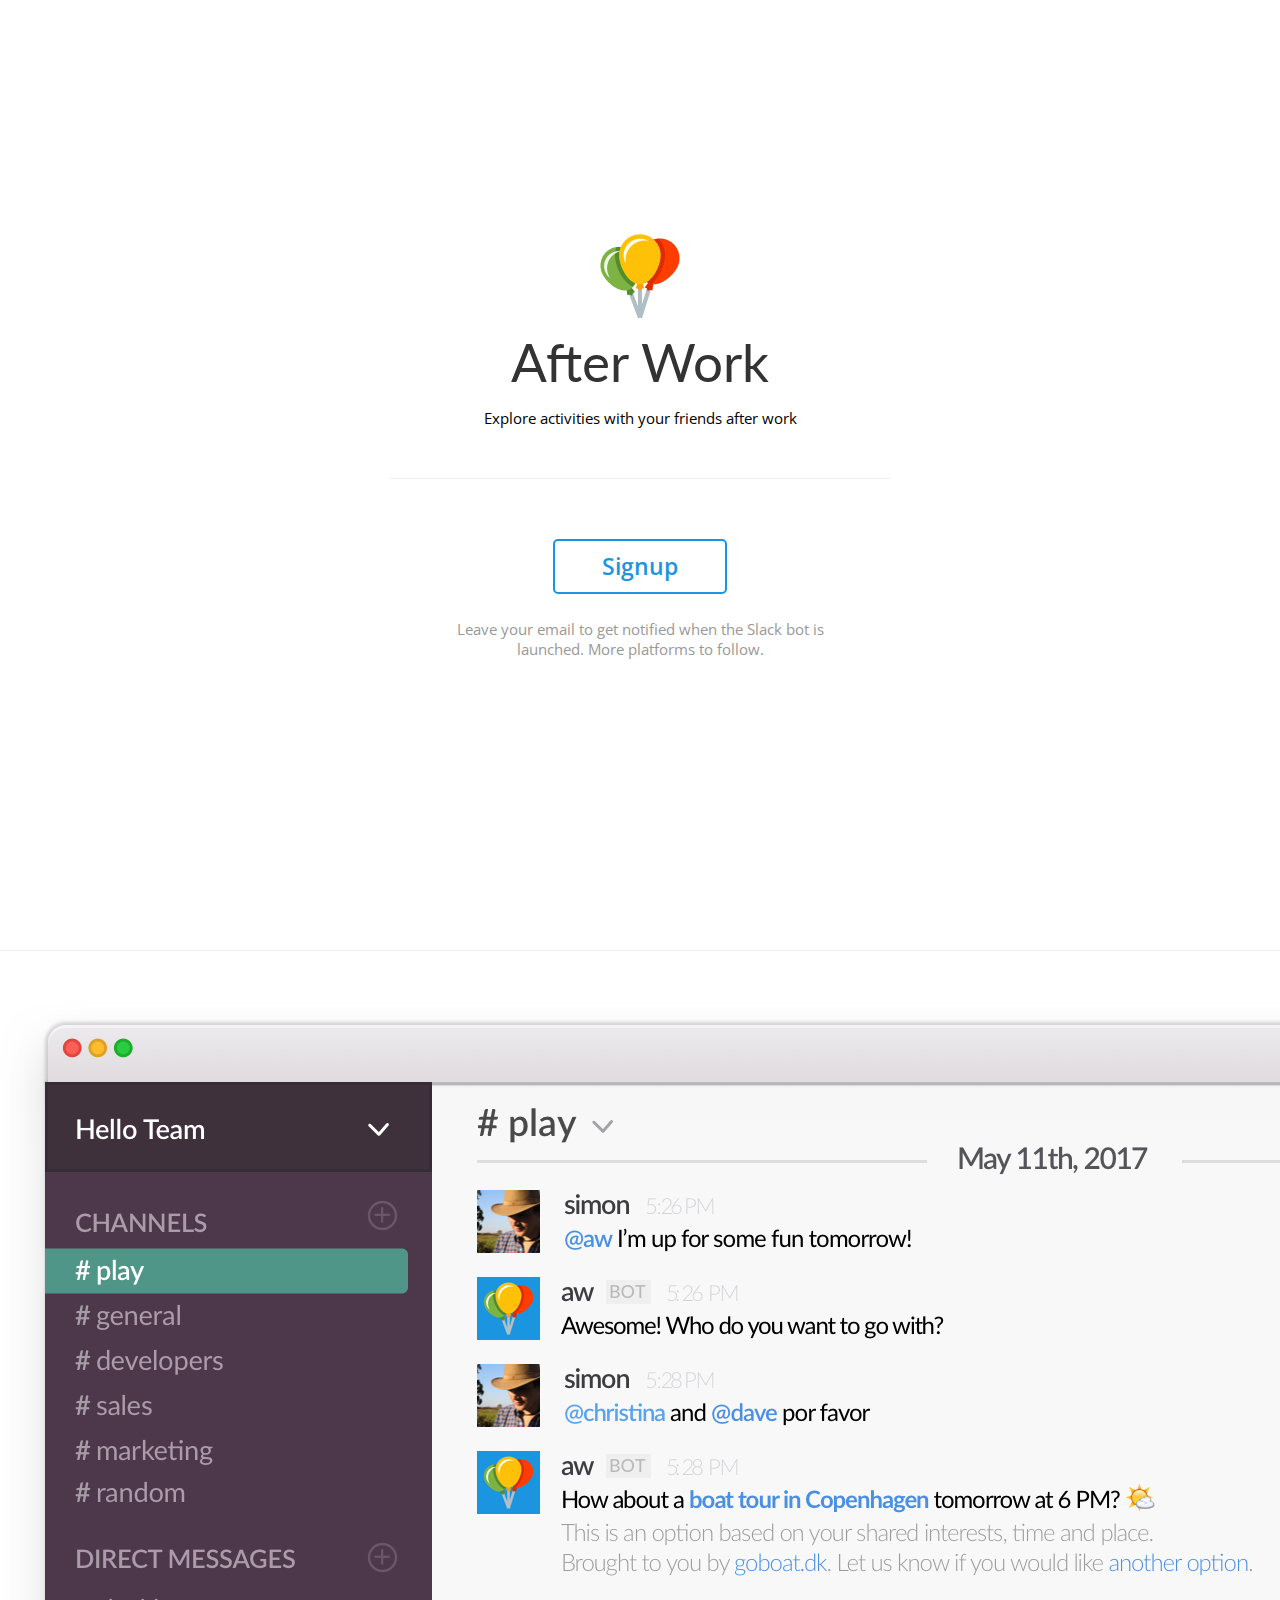
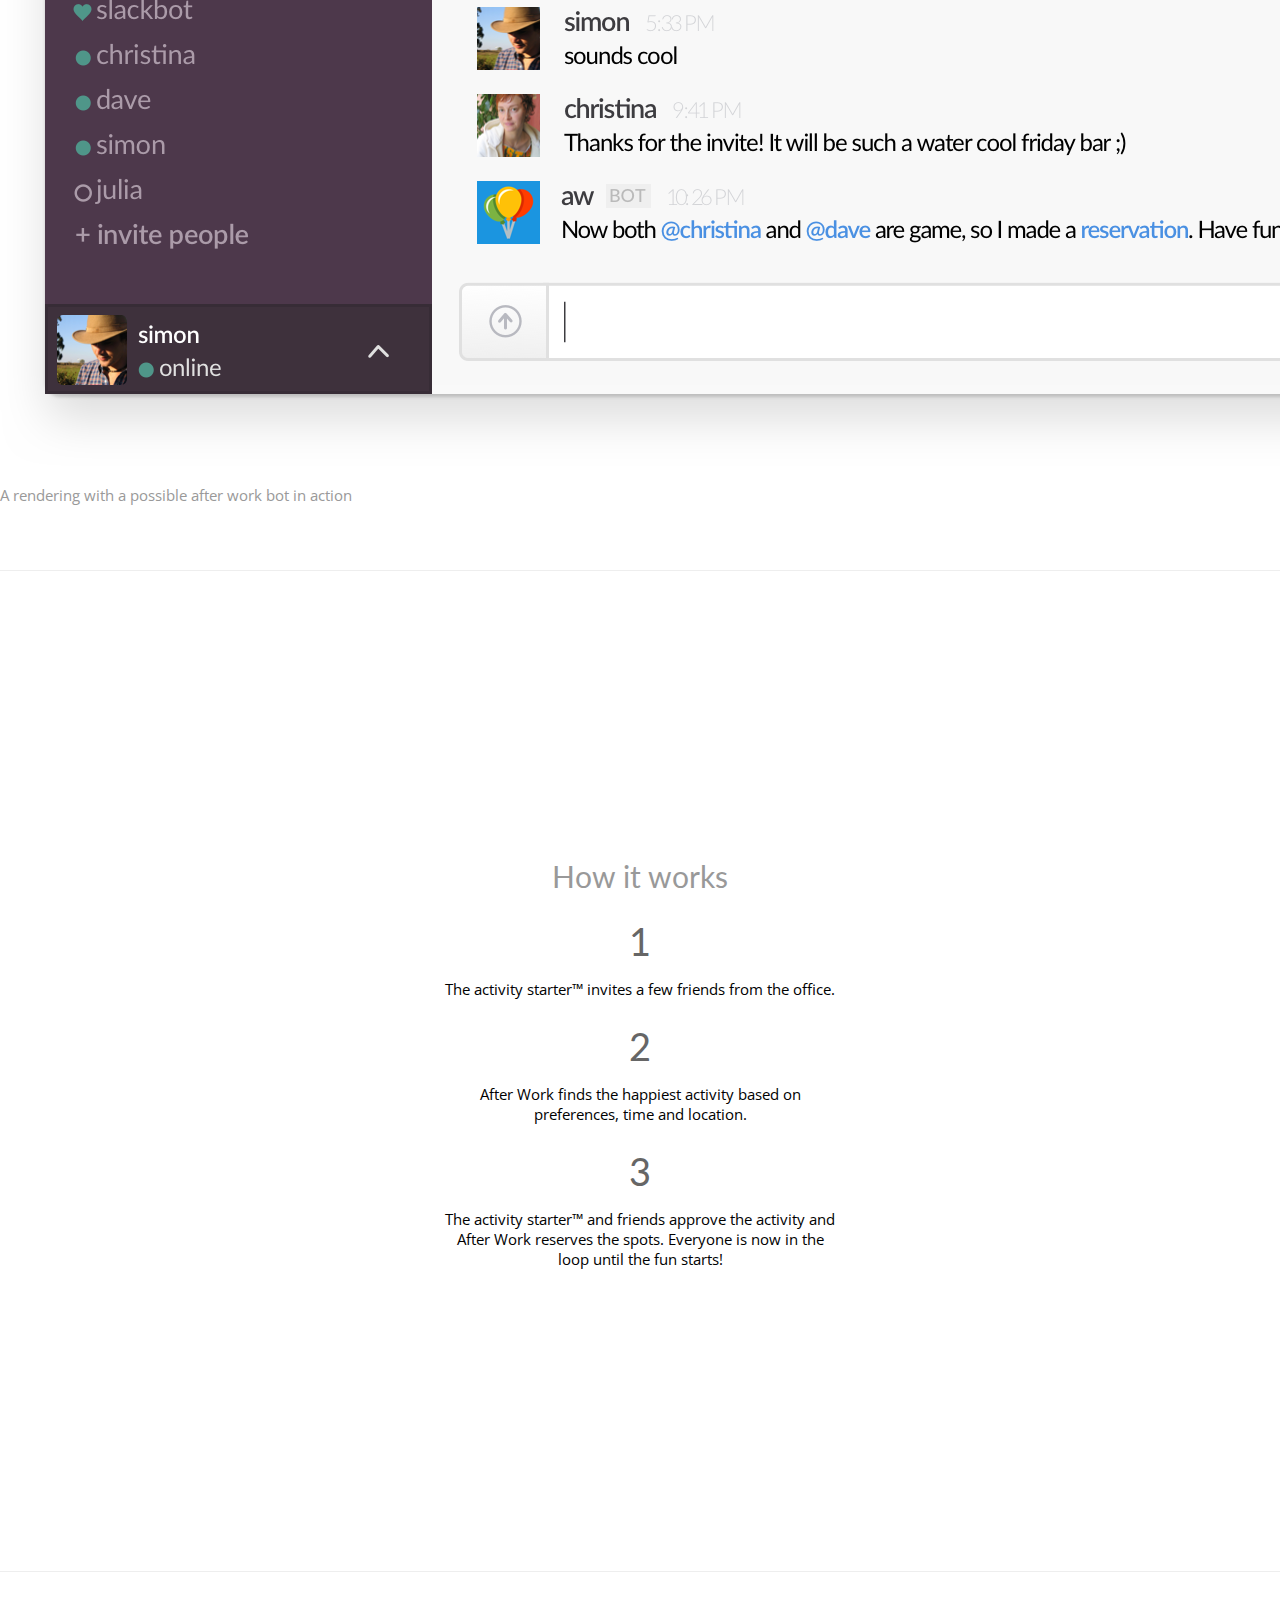
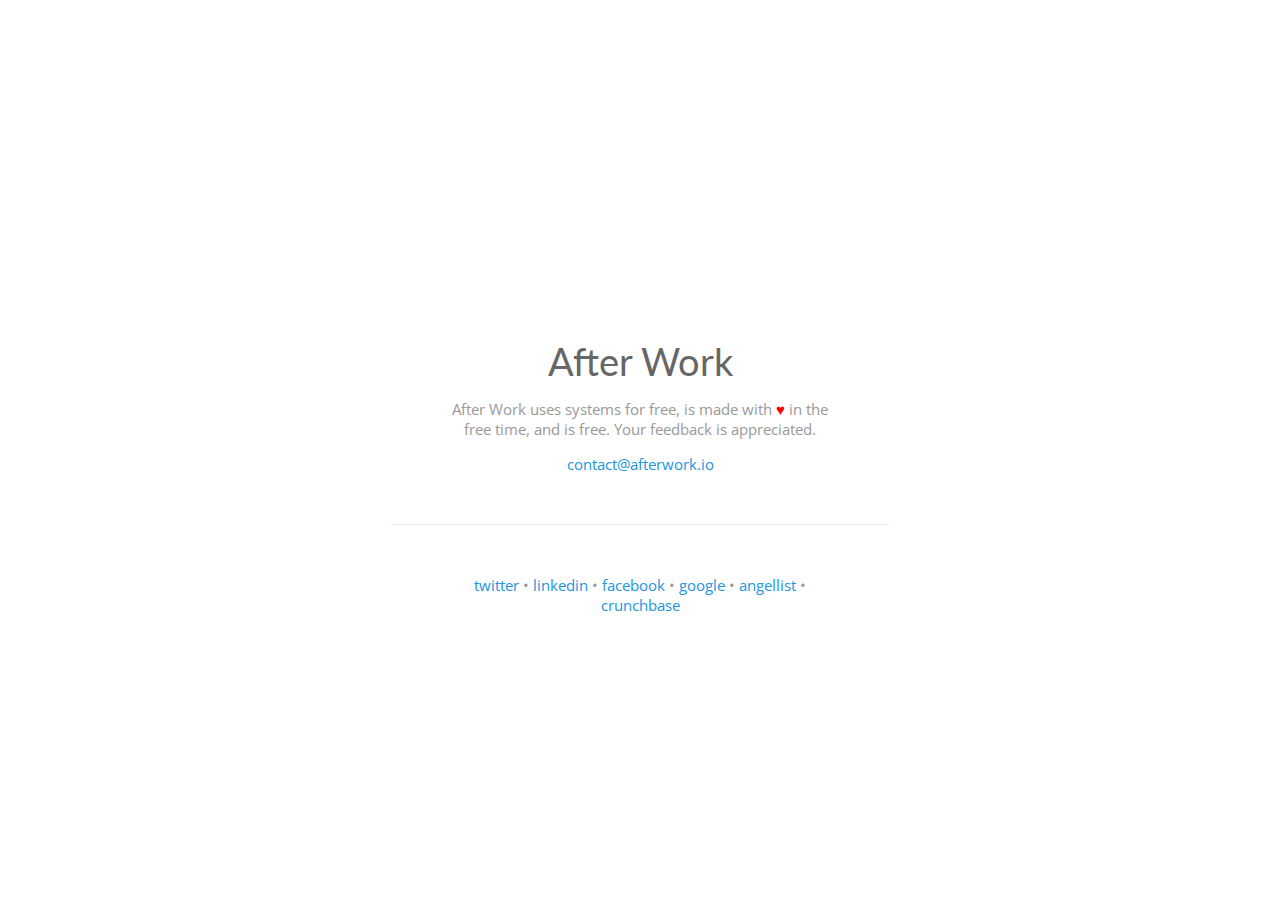
<file: index.html>
<!DOCTYPE html>
<html lang="en">
    <head>
        <title>After Work</title>

        <!-- Viewport mobile tag for sensible mobile support -->
        <meta name="google-site-verification" content="gTh_SnokzwG-mmPFMgkX1ydWuZjgM2EnH1YJ8-3OeJU" />
        <meta name="viewport" content="width=device-width, initial-scale=1, maximum-scale=1, user-scalable=no">
        <meta name="author" content="Vlad Manea">
        <meta name="description" content="Explore activities with your friends after work">
        <meta name="robots" content="all, index, follow">
        <meta charset="utf-8">

        <!-- Viewport mobile tag for sensible mobile support -->
        <meta name="viewport" content="width=device-width, initial-scale=1, maximum-scale=1">

        <link rel="stylesheet" type="text/css" href="index.css">
    </head>
    <body>
        <div class="jumbotron">
            <div class="table">
                <div class="row">
                    <div class="cell">
                        <div class="container text-center">
                            <img class="image-logo" src="logo-100.png" alt="After Work">
                            <h1>After Work</h1>
                            <p class="text-center">Explore activities with your friends after work</p>
                            <hr />
                            <p class="text-center"><a href="http://eepurl.com/caLYcH" target="_blank" class="text-button">Signup</a></p>
                            <p class="text-faded">Leave your email to get notified when the Slack bot is launched. More platforms to follow.</p> 
                        </div>
                    </div>
                </div>
            </div>
            <hr />
            <div class="table">
                <div class="row">
                    <div class="cell">
                        <img src="slack-chat.png" class="poster" alt="Slack chat possible rendering" />
                        <p class="text-faded">A rendering with a possible after work bot in action</p>
                    </div>
                </div>
            </div>
            <hr />
            <div class="table">
                <div class="row">
                    <div class="cell">
                        <div class="container text-center">
                            <h2>How it works</h2>
                            <h3>1</h3>
                            <p class="text-center">The activity starter™ invites a few friends from the office.</p>
                            <h3>2</h3>
                            <p class="text-center">After Work finds the happiest activity based on preferences, time and location.</p>
                            <h3>3</h3>
                            <p class="text-center">The activity starter™ and friends approve the activity and After Work reserves the spots. Everyone is now in the loop until the fun starts!</p>
                        </div>
                    </div>
                </div>
            </div>
            <hr />
            <div class="table">
                <div class="row">
                    <div class="cell">
                        <div class="container text-center">
                            <h3><span class="text-s">After Work</span></h3>
                            <p class="text-faded">After Work uses systems for free, is made with <span class="text-love">♥</span> in the free time, and is free. Your feedback is appreciated.</p>
                            <p><a href="mailto:contact@afterwork.io" target="_blank">contact@afterwork.io</a></p>
                            <hr />
                            <p class="text-faded"><a href="http://twitter.com/afterworkio" target="_blank">twitter</a> • <a href="https://www.linkedin.com/company/15074238" target="_blank">linkedin</a> • <a href="http://www.facebook.com/afterworkio" target="_blank">facebook</a> • <a href="https://plus.google.com/u/1/b/102096212836609251314/102096212836609251314/about" target="_blank">google</a> • <a href="http://angel.co/afterwork" target="_blank">angellist</a> • <a href="https://www.crunchbase.com/organization/afterwork/" target="_blank">crunchbase</a></p>
                        </div>
                    </div>
                </div>
            </div>
        </div>
    </body>
</html>
</file>
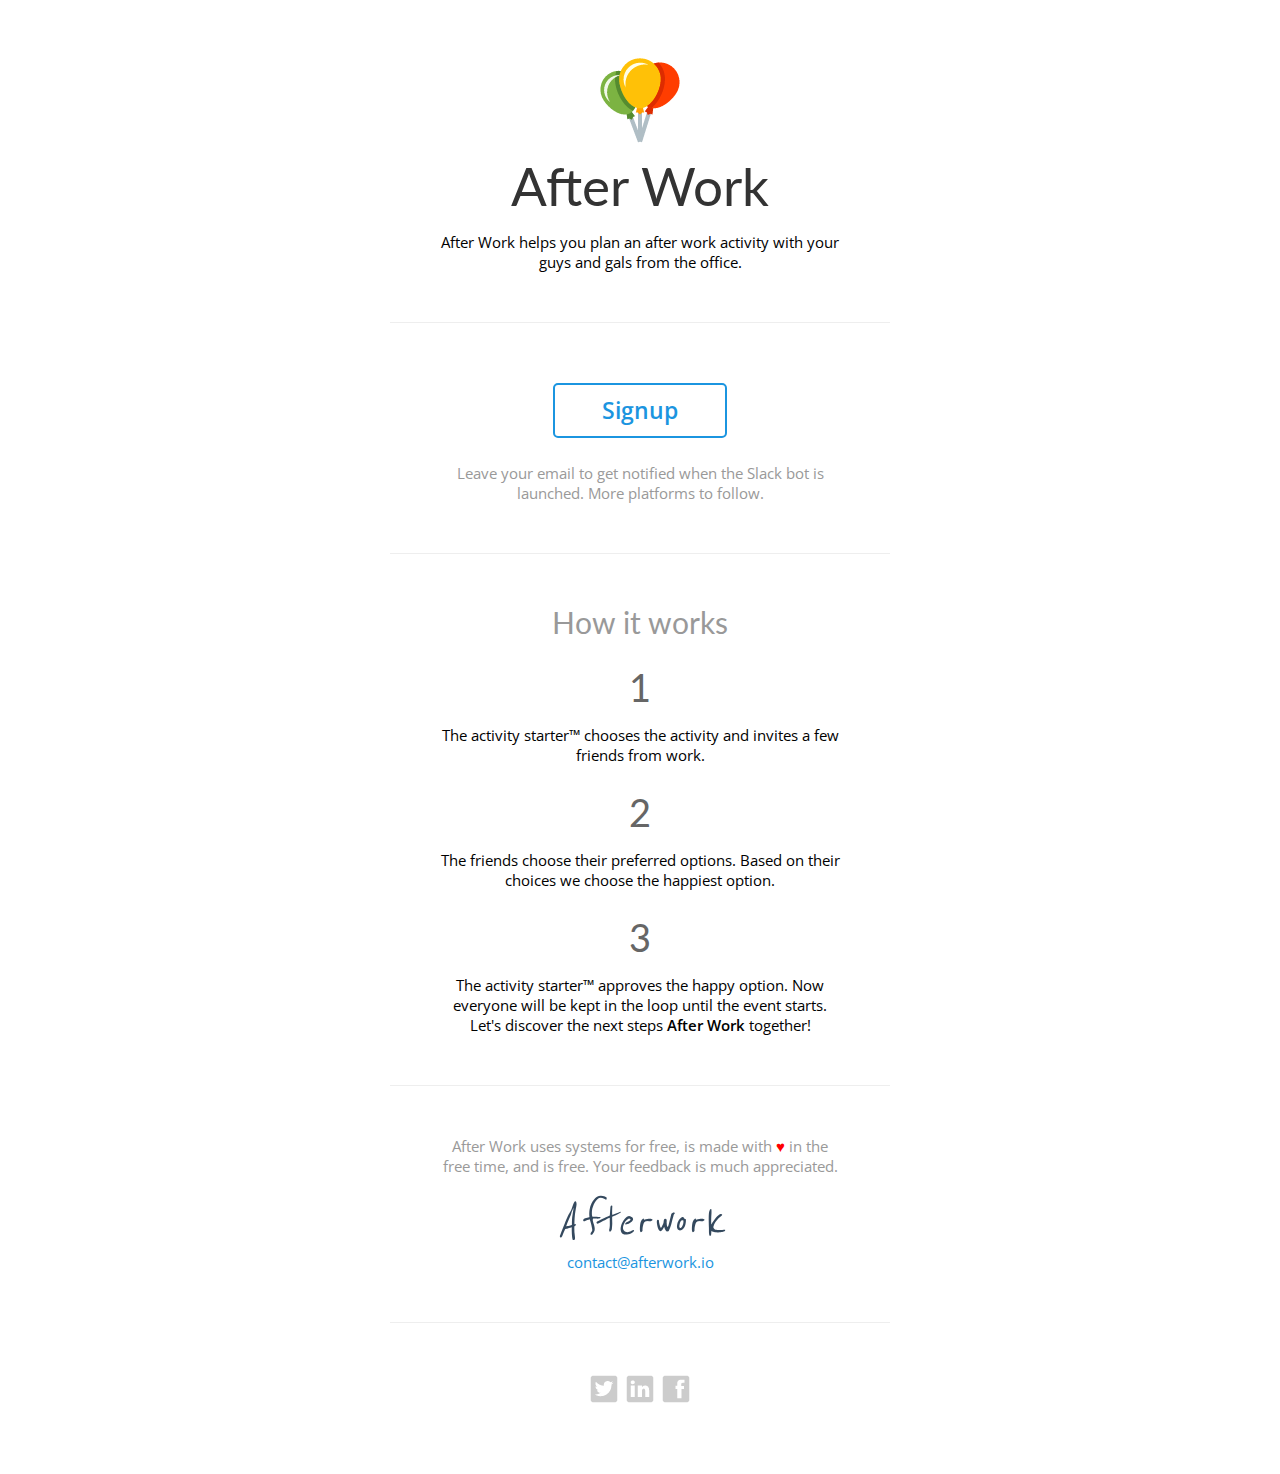
<file: home.html>
<!DOCTYPE html>
<html lang="en">
    <head>
        <title>After Work</title>

        <!-- Viewport mobile tag for sensible mobile support -->
        <meta name="google-site-verification" content="gTh_SnokzwG-mmPFMgkX1ydWuZjgM2EnH1YJ8-3OeJU" />
        <meta name="viewport" content="width=device-width, initial-scale=1, maximum-scale=1, user-scalable=no">
        <meta name="author" content="Vlad Manea">
        <meta name="description" content="Plan your after work with buddies">
        <meta name="robots" content="all, index, follow">
        <meta charset="utf-8">

        <!-- Viewport mobile tag for sensible mobile support -->
        <meta name="viewport" content="width=device-width, initial-scale=1, maximum-scale=1">

        <link rel="stylesheet" type="text/css" href="index.css">
    </head>
    <body>
        <div class="jumbotron">
            <div class="table">
                <div class="row">
                    <div class="cell">
                        <div class="container text-center">
                            <img class="image-logo" src="logo-100.png" alt="After Work">
                            <h1>After Work</h1>
                            <p class="text-center">After Work helps you plan an after work activity with your guys and gals from the office.</p>
                            <hr />
                            <p class="text-center"><a href="http://eepurl.com/caLYcH" target="_blank" class="text-button">Signup</a></p>
                            <p class="text-faded">Leave your email to get notified when the Slack bot is launched. More platforms to follow.</p> 
                            <!--<p class="text-center"><a target="_blank" href="https://bitbucket.org/afterworkio/after-work-slack-bot">Until then see the repository</a></p>-->
                            <hr />
                            <h2>How it works</h2>
                            <h3>1</h3>
                            <p class="text-center">The activity starter™ chooses the activity and invites a few friends from work.</p>
                            <h3>2</h3>
                            <p class="text-center">The friends choose their preferred options. Based on their choices we choose the happiest option.</p>
                            <h3>3</h3>
                            <p class="text-center">The activity starter™ approves the happy option. Now everyone will be kept in the loop until the event starts. Let's discover the next steps <span class="text-bold">After Work</span> together!</p>
                            <hr />
                            <p class="text-faded">After Work uses systems for free, is made with <span class="text-love">♥</span> in the free time, and is free. Your feedback is much appreciated.</p>
                            <p><span class="text-signature">Afterwork</span><br /><a href="mailto:contact@afterwork.io" target="_blank">contact@afterwork.io</a></p>
                            <hr />
                            <p><a href="http://twitter.com/afterworkio" target="_blank"><img src="twitter.png" alt="After Work on Twitter" /></a> <a href="https://www.linkedin.com/company/15074238" target="_blank"><img src="linkedin.png" alt="After Work on LinkedIn" /></a> <a href="http://www.facebook.com/afterworkio" target="_blank"><img src="facebook.png" alt="After Work on Facebook" /></a></p>
                        </div>
                    </div>
                </div>
            </div>
        </div>
    </body>
</html>
</file>
<file: index.css>
@import 'https://fonts.googleapis.com/css?family=Lato:100,100i,300,300i,400,400i,700,700i,900,900i|Open+Sans:300,300i,400,400i,600,600i,700,700i,800,800i|Reenie+Beanie&subset=latin-ext';

* {
      transition: all 0.35s ease;
}

body {
    margin: 0;
    font-weight: 400;
    font-size: 15px;
}

.jumbotron {
    width: 100%;
    min-height: 100vh;
}

.table {
    display: table;
}

.row {
    display: table-row;
}

.cell {
    display: table-cell;
}

.container {
    max-width: 400px;
    margin: auto;
    padding: 50px;
}

.jumbotron .table {
    height: 100vh;
    width: 100%;
}

.jumbotron .cell {
    vertical-align: middle;
}

.text-love {
    color: #f00;
}

hr {
    height: 1px;
    background-color: #eee;
    border: 0;
    margin: 50px -50px;
}

h1 {
    font-family: Lato, sans-serif;
    font-weight: 400;
    font-size: 350%;
    color: #333;
    margin: 0;
}

h2 {
    font-family: Lato, sans-serif;
    font-weight: 400;
    font-size: 200%;
    color: #999;
    margin: 0;
}

h3 {
    font-family: Lato, sans-serif;
    font-weight: 400;
    font-size: 250%;
    color: #666;
    margin: 0;
    margin-top: 25px;
}

p {
    font-family: 'Open Sans', sans-serif;
}

.text-justify {
    text-align: justify;
}

.text-signature {
    color: #34495e;
    font-family: 'Reenie Beanie', sans-serif;
    font-style: italic;
    font-size: 350%;
}

.text-center {
    text-align: center;
}

.text-italic {
    font-style: italic;
}

.text-bold {
    font-weight: 600;
}

.text-faded {
    color: #999;
}

a {
    color: #1b95e0;
    text-decoration: none;
}

a:hover {
    text-decoration: underline;
}

a.text-button {
    border: 2px solid #1b95e0;
    padding: 10px;
    margin: 10px 5px;
    display: inline-block;
    border-radius: 5px;
    min-width: 150px;
    font-weight: 600;
    font-size: 150%;
}

a.text-button:hover {
    background-color: #1b95e0;
    color: #fff;
    text-decoration: none;
}
</file>
